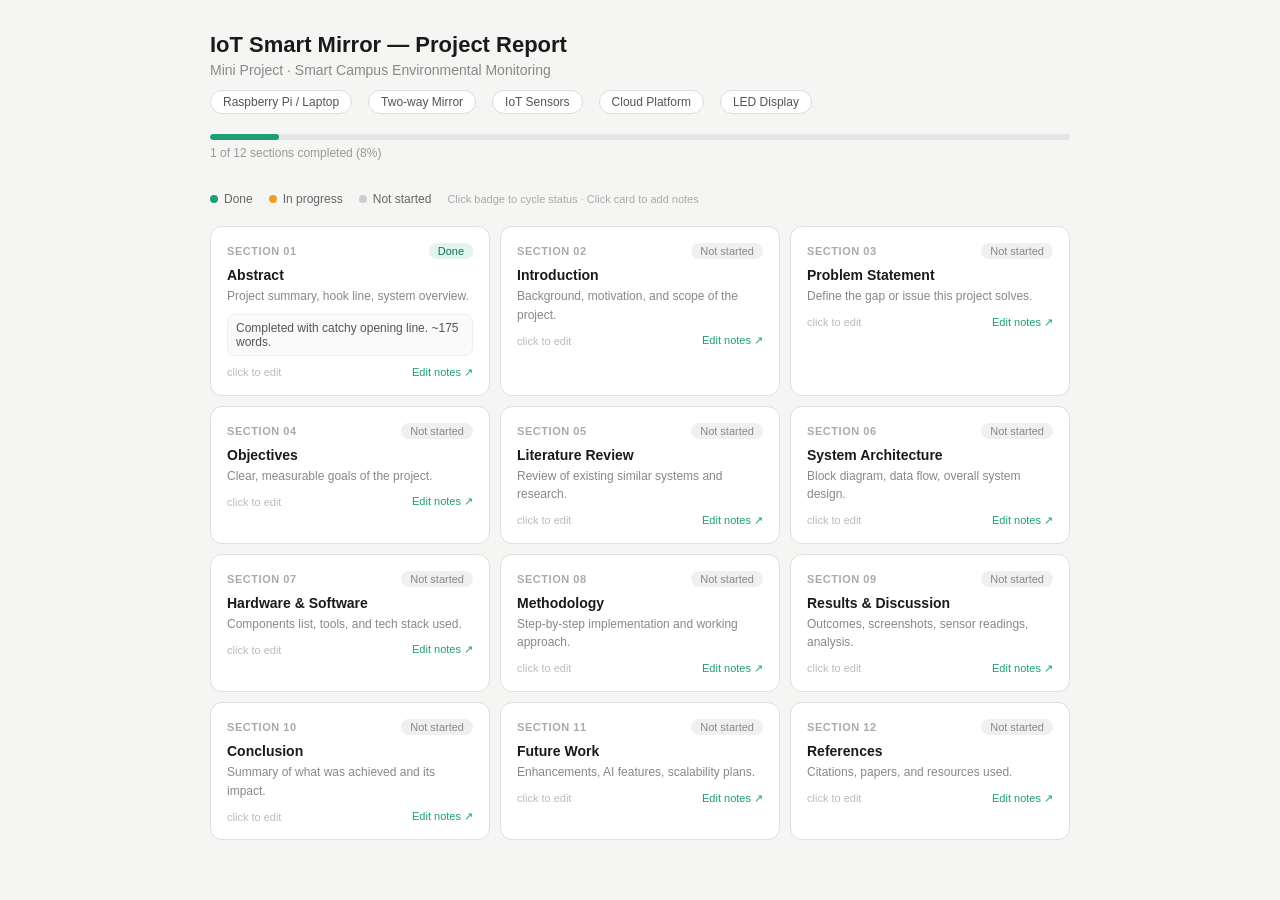
<file: smart_mirror_project_tracker.html>
<!DOCTYPE html>
<html lang="en">
<head>
<meta charset="UTF-8" />
<meta name="viewport" content="width=device-width, initial-scale=1.0"/>
<title>IoT Smart Mirror — Project Tracker</title>
<style>
  *{box-sizing:border-box;margin:0;padding:0}
  body{font-family:-apple-system,BlinkMacSystemFont,'Segoe UI',sans-serif;background:#f5f5f3;color:#1a1a1a;min-height:100vh;padding:2rem 1rem}
  .wrap{max-width:860px;margin:0 auto}
  .header{margin-bottom:2rem}
  .title{font-size:22px;font-weight:600;color:#1a1a1a}
  .subtitle{font-size:14px;color:#888;margin-top:4px}
  .meta{display:flex;gap:16px;margin-top:12px;flex-wrap:wrap}
  .meta-chip{font-size:12px;background:#fff;border:0.5px solid #ddd;border-radius:99px;padding:4px 12px;color:#555}
  .progress-wrap{margin-top:1.25rem}
  .progress-bar-bg{background:#e5e5e5;border-radius:99px;height:6px;overflow:hidden}
  .progress-bar{height:6px;border-radius:99px;background:#1D9E75;transition:width 0.4s}
  .progress-label{font-size:12px;color:#999;margin-top:6px}
  .legend{display:flex;gap:16px;margin:1.25rem 0;flex-wrap:wrap}
  .legend-item{display:flex;align-items:center;gap:6px;font-size:12px;color:#666}
  .dot{width:8px;height:8px;border-radius:50%}
  .dot-done{background:#1D9E75}.dot-prog{background:#EF9F27}.dot-todo{background:#ccc}
  .grid{display:grid;grid-template-columns:repeat(auto-fill,minmax(230px,1fr));gap:10px}
  .card{background:#fff;border:0.5px solid #e0e0e0;border-radius:12px;padding:1rem;cursor:pointer;transition:border-color 0.15s,box-shadow 0.15s;position:relative}
  .card:hover{border-color:#bbb;box-shadow:0 2px 8px rgba(0,0,0,0.06)}
  .card-top{display:flex;align-items:center;justify-content:space-between;margin-bottom:8px}
  .card-num{font-size:11px;font-weight:600;color:#aaa;letter-spacing:0.05em}
  .badge{font-size:11px;padding:2px 9px;border-radius:99px;font-weight:500;cursor:pointer;user-select:none}
  .badge-done{background:#E1F5EE;color:#0F6E56}
  .badge-in-progress{background:#FAEEDA;color:#854F0B}
  .badge-todo{background:#f0f0f0;color:#888}
  .card-title{font-size:14px;font-weight:600;color:#1a1a1a;margin-bottom:4px}
  .card-desc{font-size:12px;color:#888;line-height:1.55}
  .card-note{font-size:12px;color:#555;margin-top:8px;background:#fafafa;border-radius:8px;padding:6px 8px;border:0.5px solid #eee;display:none}
  .card-note.show{display:block}
  .card-footer{display:flex;align-items:center;justify-content:space-between;margin-top:10px}
  .card-hint{font-size:11px;color:#bbb}
  .edit-btn{font-size:11px;color:#1D9E75;background:none;border:none;cursor:pointer;padding:0;font-family:inherit}
  .modal-overlay{display:none;position:fixed;inset:0;background:rgba(0,0,0,0.35);z-index:100;align-items:center;justify-content:center}
  .modal-overlay.open{display:flex}
  .modal{background:#fff;border-radius:16px;padding:1.5rem;width:100%;max-width:420px;margin:1rem}
  .modal h3{font-size:16px;font-weight:600;margin-bottom:4px}
  .modal p{font-size:13px;color:#888;margin-bottom:1rem}
  .modal select,.modal textarea{width:100%;border:0.5px solid #ddd;border-radius:8px;padding:8px 10px;font-size:13px;font-family:inherit;outline:none;margin-bottom:10px;color:#1a1a1a;background:#fff}
  .modal textarea{height:80px;resize:vertical}
  .modal-btns{display:flex;gap:8px;justify-content:flex-end}
  .btn{font-size:13px;padding:7px 16px;border-radius:8px;cursor:pointer;font-family:inherit;font-weight:500}
  .btn-cancel{background:#f0f0f0;border:none;color:#555}
  .btn-save{background:#1D9E75;border:none;color:#fff}
  .btn-cancel:hover{background:#e5e5e5}
  .btn-save:hover{background:#0F6E56}
  .toast{position:fixed;bottom:1.5rem;left:50%;transform:translateX(-50%);background:#1a1a1a;color:#fff;font-size:13px;padding:8px 18px;border-radius:99px;opacity:0;transition:opacity 0.3s;pointer-events:none;z-index:200}
  .toast.show{opacity:1}
  @media(max-width:500px){.grid{grid-template-columns:1fr}}
</style>
</head>
<body>
<div class="wrap">
  <div class="header">
    <div class="title">IoT Smart Mirror — Project Report</div>
    <div class="subtitle">Mini Project · Smart Campus Environmental Monitoring</div>
    <div class="meta">
      <span class="meta-chip">Raspberry Pi / Laptop</span>
      <span class="meta-chip">Two-way Mirror</span>
      <span class="meta-chip">IoT Sensors</span>
      <span class="meta-chip">Cloud Platform</span>
      <span class="meta-chip">LED Display</span>
    </div>
    <div class="progress-wrap">
      <div class="progress-bar-bg"><div class="progress-bar" id="pbar"></div></div>
      <div class="progress-label" id="plabel"></div>
    </div>
  </div>

  <div class="legend">
    <div class="legend-item"><div class="dot dot-done"></div>Done</div>
    <div class="legend-item"><div class="dot dot-prog"></div>In progress</div>
    <div class="legend-item"><div class="dot dot-todo"></div>Not started</div>
    <div class="legend-item" style="color:#aaa;font-size:11px">Click badge to cycle status · Click card to add notes</div>
  </div>

  <div class="grid" id="grid"></div>
</div>

<div class="modal-overlay" id="modal">
  <div class="modal">
    <h3 id="modal-title"></h3>
    <p>Update status and add notes for this section.</p>
    <select id="modal-status">
      <option value="todo">Not started</option>
      <option value="in-progress">In progress</option>
      <option value="done">Done</option>
    </select>
    <textarea id="modal-notes" placeholder="Add notes, key points, or reminders..."></textarea>
    <div class="modal-btns">
      <button class="btn btn-cancel" onclick="closeModal()">Cancel</button>
      <button class="btn btn-save" onclick="saveModal()">Save</button>
    </div>
  </div>
</div>

<div class="toast" id="toast"></div>

<script>
const defaultSections=[
  {num:"01",title:"Abstract",desc:"Project summary, hook line, system overview.",status:"done",notes:"Completed with catchy opening line. ~175 words."},
  {num:"02",title:"Introduction",desc:"Background, motivation, and scope of the project.",status:"todo",notes:""},
  {num:"03",title:"Problem Statement",desc:"Define the gap or issue this project solves.",status:"todo",notes:""},
  {num:"04",title:"Objectives",desc:"Clear, measurable goals of the project.",status:"todo",notes:""},
  {num:"05",title:"Literature Review",desc:"Review of existing similar systems and research.",status:"todo",notes:""},
  {num:"06",title:"System Architecture",desc:"Block diagram, data flow, overall system design.",status:"todo",notes:""},
  {num:"07",title:"Hardware & Software",desc:"Components list, tools, and tech stack used.",status:"todo",notes:""},
  {num:"08",title:"Methodology",desc:"Step-by-step implementation and working approach.",status:"todo",notes:""},
  {num:"09",title:"Results & Discussion",desc:"Outcomes, screenshots, sensor readings, analysis.",status:"todo",notes:""},
  {num:"10",title:"Conclusion",desc:"Summary of what was achieved and its impact.",status:"todo",notes:""},
  {num:"11",title:"Future Work",desc:"Enhancements, AI features, scalability plans.",status:"todo",notes:""},
  {num:"12",title:"References",desc:"Citations, papers, and resources used.",status:"todo",notes:""},
];

let sections=JSON.parse(localStorage.getItem("smart_mirror_sections")||"null")||defaultSections;
let editingIdx=null;

function save(){localStorage.setItem("smart_mirror_sections",JSON.stringify(sections))}

function badgeClass(s){return s==="done"?"badge-done":s==="in-progress"?"badge-in-progress":"badge-todo"}
function badgeLabel(s){return s==="done"?"Done":s==="in-progress"?"In progress":"Not started"}
function nextStatus(s){return s==="todo"?"in-progress":s==="in-progress"?"done":"todo"}

function render(){
  const grid=document.getElementById("grid");
  grid.innerHTML="";
  sections.forEach((s,i)=>{
    const card=document.createElement("div");
    card.className="card";
    card.innerHTML=`
      <div class="card-top">
        <span class="card-num">SECTION ${s.num}</span>
        <span class="badge ${badgeClass(s.status)}" id="badge-${i}" onclick="cycleStatus(event,${i})">${badgeLabel(s.status)}</span>
      </div>
      <div class="card-title">${s.title}</div>
      <div class="card-desc">${s.desc}</div>
      ${s.notes?`<div class="card-note show">${s.notes}</div>`:`<div class="card-note"></div>`}
      <div class="card-footer">
        <span class="card-hint">click to edit</span>
        <button class="edit-btn" onclick="openModal(event,${i})">Edit notes ↗</button>
      </div>
    `;
    card.addEventListener("click",()=>openModal(null,i));
    grid.appendChild(card);
  });
  updateProgress();
}

function cycleStatus(e,i){
  e.stopPropagation();
  sections[i].status=nextStatus(sections[i].status);
  save();render();
  showToast(`Section ${sections[i].num} marked as ${badgeLabel(sections[i].status)}`);
}

function updateProgress(){
  const done=sections.filter(s=>s.status==="done").length;
  const pct=Math.round((done/sections.length)*100);
  document.getElementById("pbar").style.width=pct+"%";
  document.getElementById("plabel").textContent=`${done} of ${sections.length} sections completed (${pct}%)`;
}

function openModal(e,i){
  if(e)e.stopPropagation();
  editingIdx=i;
  document.getElementById("modal-title").textContent=`Section ${sections[i].num} — ${sections[i].title}`;
  document.getElementById("modal-status").value=sections[i].status;
  document.getElementById("modal-notes").value=sections[i].notes||"";
  document.getElementById("modal").classList.add("open");
}

function closeModal(){
  document.getElementById("modal").classList.remove("open");
  editingIdx=null;
}

function saveModal(){
  sections[editingIdx].status=document.getElementById("modal-status").value;
  sections[editingIdx].notes=document.getElementById("modal-notes").value.trim();
  save();render();closeModal();
  showToast("Section updated");
}

function showToast(msg){
  const t=document.getElementById("toast");
  t.textContent=msg;t.classList.add("show");
  setTimeout(()=>t.classList.remove("show"),2000);
}

document.getElementById("modal").addEventListener("click",function(e){
  if(e.target===this)closeModal();
});

render();
</script>
</body>
</html>
</file>
